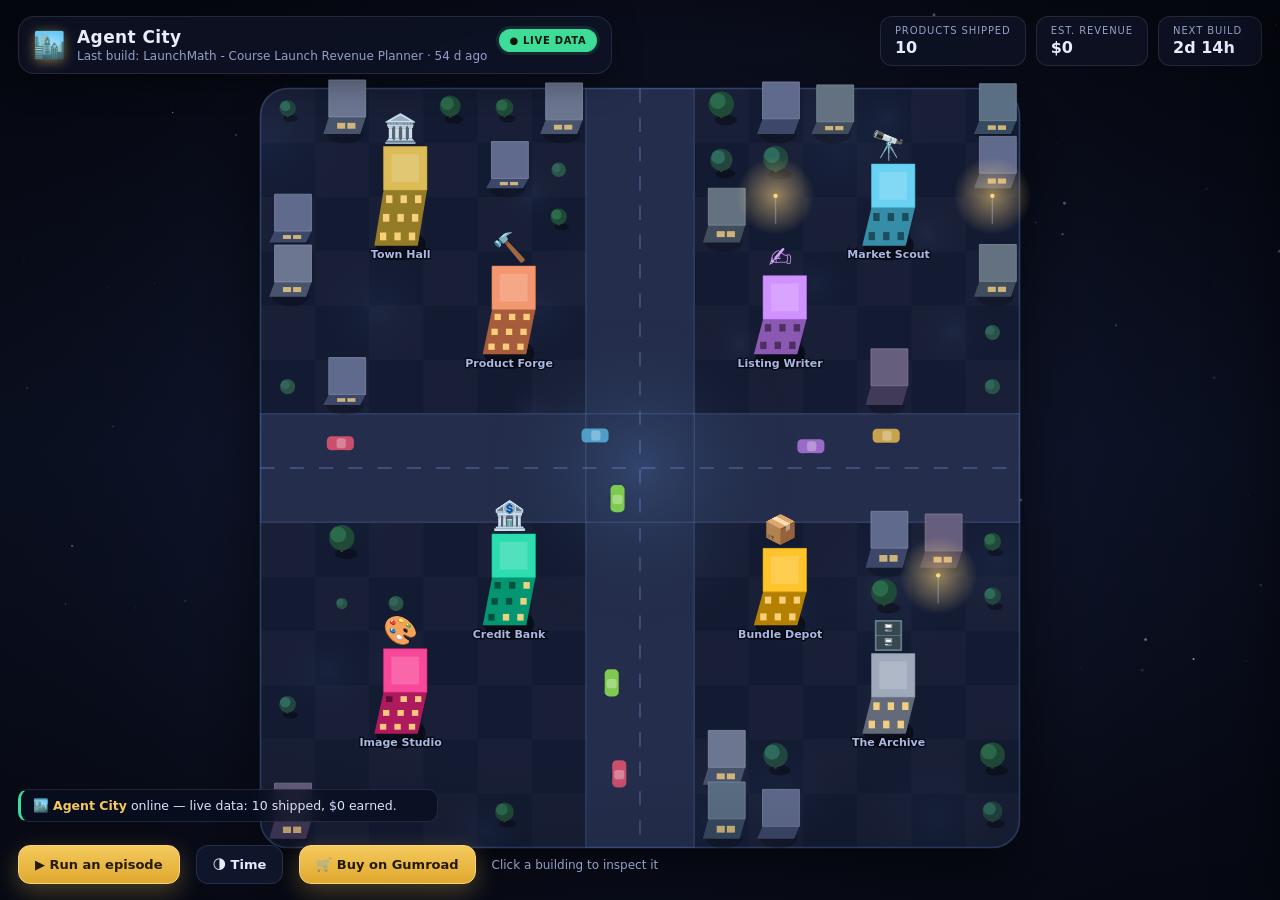
<file: city-ui/index.html>
<!doctype html>
<html lang="en">
<head>
<meta charset="utf-8" />
<meta name="viewport" content="width=device-width, initial-scale=1, viewport-fit=cover" />
<title>Agent City — Live</title>
<link rel="stylesheet" href="styles.css" />
</head>
<body>
<div id="app">
  <canvas id="city"></canvas>
  <div class="vignette" aria-hidden="true"></div>

  <header class="hud top">
    <div class="brand">
      <div class="brand-mark">🏙️</div>
      <div class="brand-text">
        <h1 id="city-name">Agent City</h1>
        <p id="tagline">Loading…</p>
      </div>
      <span class="badge off" id="live-badge">● Demo data</span>
    </div>

    <div class="stats">
      <div class="stat"><span class="k">Products shipped</span><span class="v" id="stat-shipped">0</span></div>
      <div class="stat"><span class="k">Est. revenue</span><span class="v" id="stat-revenue">$0</span></div>
      <div class="stat"><span class="k">Next build</span><span class="v" id="stat-next">—</span></div>
    </div>
  </header>

  <div class="log" id="log" aria-live="polite"></div>

  <footer class="hud bottom">
    <button id="run-week" class="btn primary">▶ Run an episode</button>
    <button id="toggle-time" class="btn">🌗 Time</button>
    <a id="store" class="btn primary" href="#" hidden target="_blank" rel="noopener">🛒 Store</a>
    <span class="hint" id="hint">Click a building to inspect it</span>
  </footer>

  <aside class="panel" id="panel" aria-hidden="true">
    <button class="panel-close" id="panel-close" aria-label="Close">✕</button>
    <div class="panel-icon" id="panel-icon">🏛️</div>
    <h2 id="panel-name">—</h2>
    <div class="panel-role" id="panel-role">—</div>
    <p class="panel-desc" id="panel-desc">—</p>
    <dl class="panel-meta">
      <div><dt>Does</dt><dd id="panel-last">—</dd></div>
      <div><dt>Toolbox</dt><dd id="panel-stat">—</dd></div>
    </dl>
  </aside>
</div>

<script src="city-data.js"></script>
<script src="state.js"></script>
<script src="app.js"></script>
</body>
</html>
</file>
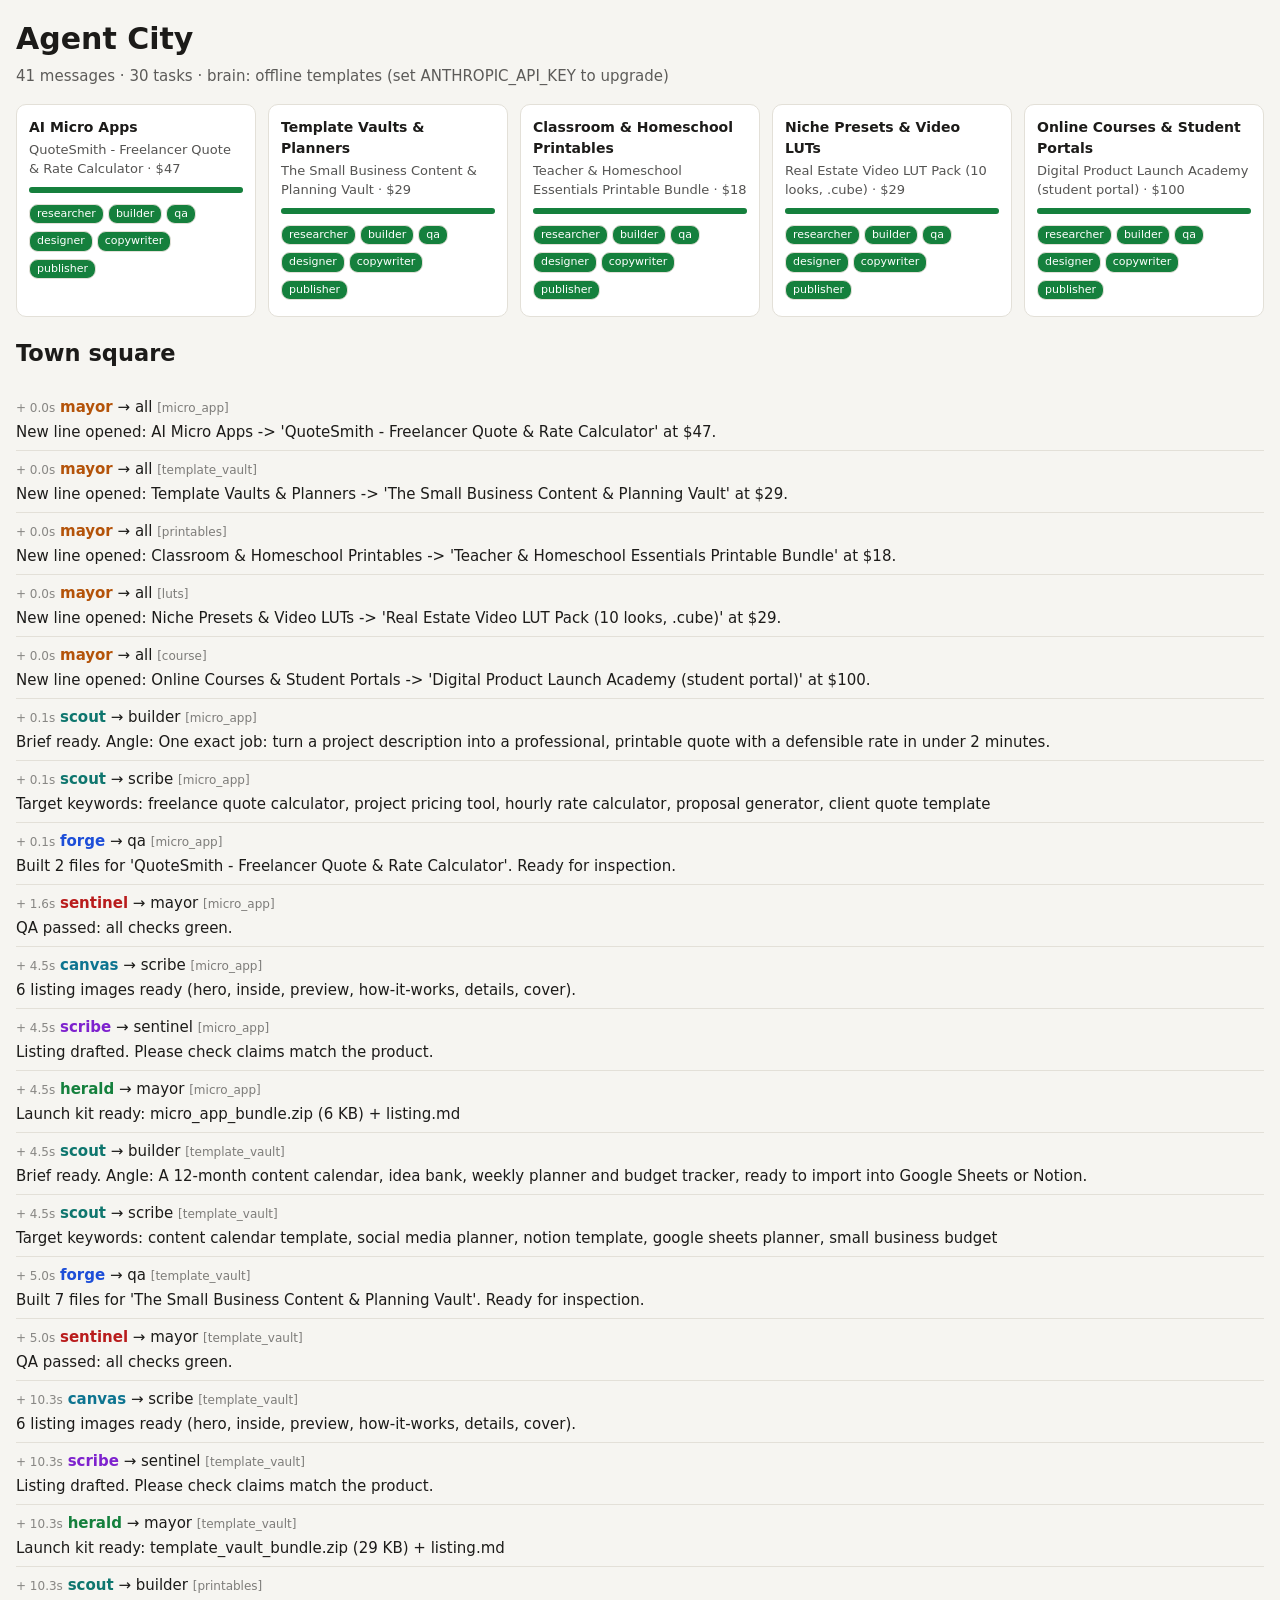
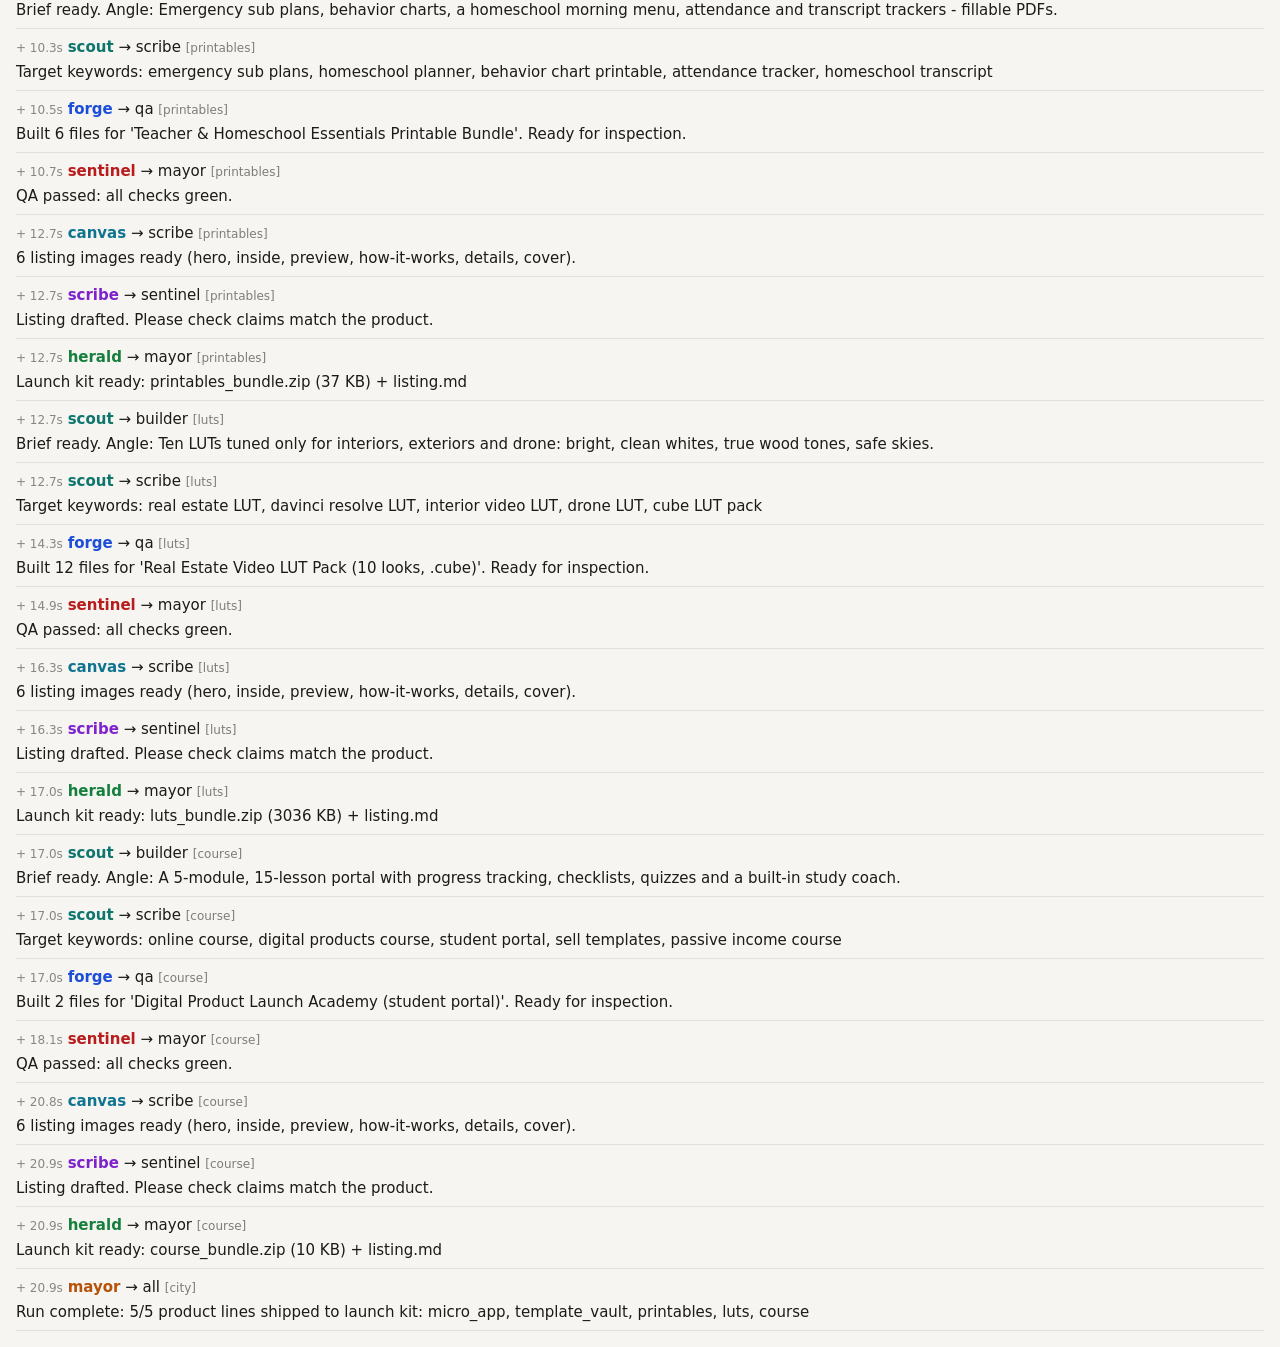
<file: out/dashboard.html>
<!doctype html><meta charset=utf-8><meta name=viewport content="width=device-width,initial-scale=1">
<title>Agent City</title><style>
:root{--bg:#f6f5f1;--fg:#1c1b19;--card:#fff;--line:#e3e0d8}
@media(prefers-color-scheme:dark){:root{--bg:#151513;--fg:#ece9e1;--card:#201f1c;--line:#34322d}}
body{margin:0;padding:16px;background:var(--bg);color:var(--fg);font:15px/1.5 system-ui,sans-serif}
h1{margin:0 0 4px}.sub{opacity:.7;margin-bottom:16px}
.grid{display:grid;grid-template-columns:repeat(auto-fit,minmax(230px,1fr));gap:12px;margin-bottom:20px}
.card{background:var(--card);border:1px solid var(--line);border-radius:10px;padding:12px}
.card h3{margin:0;font-size:14px}.n{font-size:13px;opacity:.75;margin:2px 0 8px}
.bar{height:6px;background:var(--line);border-radius:3px;margin-bottom:8px}.bar i{display:block;height:6px;background:#15803d;border-radius:3px}
.p{display:inline-block;font-size:11px;padding:1px 7px;border-radius:9px;margin:0 4px 4px 0;border:1px solid var(--line)}
.p.done{background:#15803d;color:#fff}.p.failed{background:#b91c1c;color:#fff}.p.superseded{opacity:.4}
.m{padding:7px 0;border-bottom:1px solid var(--line)}.m div{margin-top:2px}.t{opacity:.5;font-size:12px;font-variant-numeric:tabular-nums}.c{opacity:.55;font-size:12px}
</style><h1>Agent City</h1>
<div class=sub>41 messages &middot; 30 tasks &middot; brain: offline templates (set ANTHROPIC_API_KEY to upgrade)</div>
<div class=grid><div class="card"><h3>AI Micro Apps</h3><div class="n">QuoteSmith - Freelancer Quote &amp; Rate Calculator &middot; $47</div><div class="bar"><i style="width:100%"></i></div><span class="p done" title="Research niche + positioning">researcher</span><span class="p done" title="Build the product">builder</span><span class="p done" title="QA the product">qa</span><span class="p done" title="Design listing images">designer</span><span class="p done" title="Write store listing">copywriter</span><span class="p done" title="Package + launch kit">publisher</span></div><div class="card"><h3>Template Vaults &amp; Planners</h3><div class="n">The Small Business Content &amp; Planning Vault &middot; $29</div><div class="bar"><i style="width:100%"></i></div><span class="p done" title="Research niche + positioning">researcher</span><span class="p done" title="Build the product">builder</span><span class="p done" title="QA the product">qa</span><span class="p done" title="Design listing images">designer</span><span class="p done" title="Write store listing">copywriter</span><span class="p done" title="Package + launch kit">publisher</span></div><div class="card"><h3>Classroom &amp; Homeschool Printables</h3><div class="n">Teacher &amp; Homeschool Essentials Printable Bundle &middot; $18</div><div class="bar"><i style="width:100%"></i></div><span class="p done" title="Research niche + positioning">researcher</span><span class="p done" title="Build the product">builder</span><span class="p done" title="QA the product">qa</span><span class="p done" title="Design listing images">designer</span><span class="p done" title="Write store listing">copywriter</span><span class="p done" title="Package + launch kit">publisher</span></div><div class="card"><h3>Niche Presets &amp; Video LUTs</h3><div class="n">Real Estate Video LUT Pack (10 looks, .cube) &middot; $29</div><div class="bar"><i style="width:100%"></i></div><span class="p done" title="Research niche + positioning">researcher</span><span class="p done" title="Build the product">builder</span><span class="p done" title="QA the product">qa</span><span class="p done" title="Design listing images">designer</span><span class="p done" title="Write store listing">copywriter</span><span class="p done" title="Package + launch kit">publisher</span></div><div class="card"><h3>Online Courses &amp; Student Portals</h3><div class="n">Digital Product Launch Academy (student portal) &middot; $100</div><div class="bar"><i style="width:100%"></i></div><span class="p done" title="Research niche + positioning">researcher</span><span class="p done" title="Build the product">builder</span><span class="p done" title="QA the product">qa</span><span class="p done" title="Design listing images">designer</span><span class="p done" title="Write store listing">copywriter</span><span class="p done" title="Package + launch kit">publisher</span></div></div><h2>Town square</h2><div class="m"><span class="t">+  0.0s</span> <b style="color:#b45309">mayor</b> &rarr; all <span class="c">[micro_app]</span><div>New line opened: AI Micro Apps -&gt; &#x27;QuoteSmith - Freelancer Quote &amp; Rate Calculator&#x27; at $47.</div></div><div class="m"><span class="t">+  0.0s</span> <b style="color:#b45309">mayor</b> &rarr; all <span class="c">[template_vault]</span><div>New line opened: Template Vaults &amp; Planners -&gt; &#x27;The Small Business Content &amp; Planning Vault&#x27; at $29.</div></div><div class="m"><span class="t">+  0.0s</span> <b style="color:#b45309">mayor</b> &rarr; all <span class="c">[printables]</span><div>New line opened: Classroom &amp; Homeschool Printables -&gt; &#x27;Teacher &amp; Homeschool Essentials Printable Bundle&#x27; at $18.</div></div><div class="m"><span class="t">+  0.0s</span> <b style="color:#b45309">mayor</b> &rarr; all <span class="c">[luts]</span><div>New line opened: Niche Presets &amp; Video LUTs -&gt; &#x27;Real Estate Video LUT Pack (10 looks, .cube)&#x27; at $29.</div></div><div class="m"><span class="t">+  0.0s</span> <b style="color:#b45309">mayor</b> &rarr; all <span class="c">[course]</span><div>New line opened: Online Courses &amp; Student Portals -&gt; &#x27;Digital Product Launch Academy (student portal)&#x27; at $100.</div></div><div class="m"><span class="t">+  0.1s</span> <b style="color:#0f766e">scout</b> &rarr; builder <span class="c">[micro_app]</span><div>Brief ready. Angle: One exact job: turn a project description into a professional, printable quote with a defensible rate in under 2 minutes.</div></div><div class="m"><span class="t">+  0.1s</span> <b style="color:#0f766e">scout</b> &rarr; scribe <span class="c">[micro_app]</span><div>Target keywords: freelance quote calculator, project pricing tool, hourly rate calculator, proposal generator, client quote template</div></div><div class="m"><span class="t">+  0.1s</span> <b style="color:#1d4ed8">forge</b> &rarr; qa <span class="c">[micro_app]</span><div>Built 2 files for &#x27;QuoteSmith - Freelancer Quote &amp; Rate Calculator&#x27;. Ready for inspection.</div></div><div class="m"><span class="t">+  1.6s</span> <b style="color:#b91c1c">sentinel</b> &rarr; mayor <span class="c">[micro_app]</span><div>QA passed: all checks green.</div></div><div class="m"><span class="t">+  4.5s</span> <b style="color:#0e7490">canvas</b> &rarr; scribe <span class="c">[micro_app]</span><div>6 listing images ready (hero, inside, preview, how-it-works, details, cover).</div></div><div class="m"><span class="t">+  4.5s</span> <b style="color:#7e22ce">scribe</b> &rarr; sentinel <span class="c">[micro_app]</span><div>Listing drafted. Please check claims match the product.</div></div><div class="m"><span class="t">+  4.5s</span> <b style="color:#15803d">herald</b> &rarr; mayor <span class="c">[micro_app]</span><div>Launch kit ready: micro_app_bundle.zip (6 KB) + listing.md</div></div><div class="m"><span class="t">+  4.5s</span> <b style="color:#0f766e">scout</b> &rarr; builder <span class="c">[template_vault]</span><div>Brief ready. Angle: A 12-month content calendar, idea bank, weekly planner and budget tracker, ready to import into Google Sheets or Notion.</div></div><div class="m"><span class="t">+  4.5s</span> <b style="color:#0f766e">scout</b> &rarr; scribe <span class="c">[template_vault]</span><div>Target keywords: content calendar template, social media planner, notion template, google sheets planner, small business budget</div></div><div class="m"><span class="t">+  5.0s</span> <b style="color:#1d4ed8">forge</b> &rarr; qa <span class="c">[template_vault]</span><div>Built 7 files for &#x27;The Small Business Content &amp; Planning Vault&#x27;. Ready for inspection.</div></div><div class="m"><span class="t">+  5.0s</span> <b style="color:#b91c1c">sentinel</b> &rarr; mayor <span class="c">[template_vault]</span><div>QA passed: all checks green.</div></div><div class="m"><span class="t">+ 10.3s</span> <b style="color:#0e7490">canvas</b> &rarr; scribe <span class="c">[template_vault]</span><div>6 listing images ready (hero, inside, preview, how-it-works, details, cover).</div></div><div class="m"><span class="t">+ 10.3s</span> <b style="color:#7e22ce">scribe</b> &rarr; sentinel <span class="c">[template_vault]</span><div>Listing drafted. Please check claims match the product.</div></div><div class="m"><span class="t">+ 10.3s</span> <b style="color:#15803d">herald</b> &rarr; mayor <span class="c">[template_vault]</span><div>Launch kit ready: template_vault_bundle.zip (29 KB) + listing.md</div></div><div class="m"><span class="t">+ 10.3s</span> <b style="color:#0f766e">scout</b> &rarr; builder <span class="c">[printables]</span><div>Brief ready. Angle: Emergency sub plans, behavior charts, a homeschool morning menu, attendance and transcript trackers - fillable PDFs.</div></div><div class="m"><span class="t">+ 10.3s</span> <b style="color:#0f766e">scout</b> &rarr; scribe <span class="c">[printables]</span><div>Target keywords: emergency sub plans, homeschool planner, behavior chart printable, attendance tracker, homeschool transcript</div></div><div class="m"><span class="t">+ 10.5s</span> <b style="color:#1d4ed8">forge</b> &rarr; qa <span class="c">[printables]</span><div>Built 6 files for &#x27;Teacher &amp; Homeschool Essentials Printable Bundle&#x27;. Ready for inspection.</div></div><div class="m"><span class="t">+ 10.7s</span> <b style="color:#b91c1c">sentinel</b> &rarr; mayor <span class="c">[printables]</span><div>QA passed: all checks green.</div></div><div class="m"><span class="t">+ 12.7s</span> <b style="color:#0e7490">canvas</b> &rarr; scribe <span class="c">[printables]</span><div>6 listing images ready (hero, inside, preview, how-it-works, details, cover).</div></div><div class="m"><span class="t">+ 12.7s</span> <b style="color:#7e22ce">scribe</b> &rarr; sentinel <span class="c">[printables]</span><div>Listing drafted. Please check claims match the product.</div></div><div class="m"><span class="t">+ 12.7s</span> <b style="color:#15803d">herald</b> &rarr; mayor <span class="c">[printables]</span><div>Launch kit ready: printables_bundle.zip (37 KB) + listing.md</div></div><div class="m"><span class="t">+ 12.7s</span> <b style="color:#0f766e">scout</b> &rarr; builder <span class="c">[luts]</span><div>Brief ready. Angle: Ten LUTs tuned only for interiors, exteriors and drone: bright, clean whites, true wood tones, safe skies.</div></div><div class="m"><span class="t">+ 12.7s</span> <b style="color:#0f766e">scout</b> &rarr; scribe <span class="c">[luts]</span><div>Target keywords: real estate LUT, davinci resolve LUT, interior video LUT, drone LUT, cube LUT pack</div></div><div class="m"><span class="t">+ 14.3s</span> <b style="color:#1d4ed8">forge</b> &rarr; qa <span class="c">[luts]</span><div>Built 12 files for &#x27;Real Estate Video LUT Pack (10 looks, .cube)&#x27;. Ready for inspection.</div></div><div class="m"><span class="t">+ 14.9s</span> <b style="color:#b91c1c">sentinel</b> &rarr; mayor <span class="c">[luts]</span><div>QA passed: all checks green.</div></div><div class="m"><span class="t">+ 16.3s</span> <b style="color:#0e7490">canvas</b> &rarr; scribe <span class="c">[luts]</span><div>6 listing images ready (hero, inside, preview, how-it-works, details, cover).</div></div><div class="m"><span class="t">+ 16.3s</span> <b style="color:#7e22ce">scribe</b> &rarr; sentinel <span class="c">[luts]</span><div>Listing drafted. Please check claims match the product.</div></div><div class="m"><span class="t">+ 17.0s</span> <b style="color:#15803d">herald</b> &rarr; mayor <span class="c">[luts]</span><div>Launch kit ready: luts_bundle.zip (3036 KB) + listing.md</div></div><div class="m"><span class="t">+ 17.0s</span> <b style="color:#0f766e">scout</b> &rarr; builder <span class="c">[course]</span><div>Brief ready. Angle: A 5-module, 15-lesson portal with progress tracking, checklists, quizzes and a built-in study coach.</div></div><div class="m"><span class="t">+ 17.0s</span> <b style="color:#0f766e">scout</b> &rarr; scribe <span class="c">[course]</span><div>Target keywords: online course, digital products course, student portal, sell templates, passive income course</div></div><div class="m"><span class="t">+ 17.0s</span> <b style="color:#1d4ed8">forge</b> &rarr; qa <span class="c">[course]</span><div>Built 2 files for &#x27;Digital Product Launch Academy (student portal)&#x27;. Ready for inspection.</div></div><div class="m"><span class="t">+ 18.1s</span> <b style="color:#b91c1c">sentinel</b> &rarr; mayor <span class="c">[course]</span><div>QA passed: all checks green.</div></div><div class="m"><span class="t">+ 20.8s</span> <b style="color:#0e7490">canvas</b> &rarr; scribe <span class="c">[course]</span><div>6 listing images ready (hero, inside, preview, how-it-works, details, cover).</div></div><div class="m"><span class="t">+ 20.9s</span> <b style="color:#7e22ce">scribe</b> &rarr; sentinel <span class="c">[course]</span><div>Listing drafted. Please check claims match the product.</div></div><div class="m"><span class="t">+ 20.9s</span> <b style="color:#15803d">herald</b> &rarr; mayor <span class="c">[course]</span><div>Launch kit ready: course_bundle.zip (10 KB) + listing.md</div></div><div class="m"><span class="t">+ 20.9s</span> <b style="color:#b45309">mayor</b> &rarr; all <span class="c">[city]</span><div>Run complete: 5/5 product lines shipped to launch kit: micro_app, template_vault, printables, luts, course</div></div>
</file>
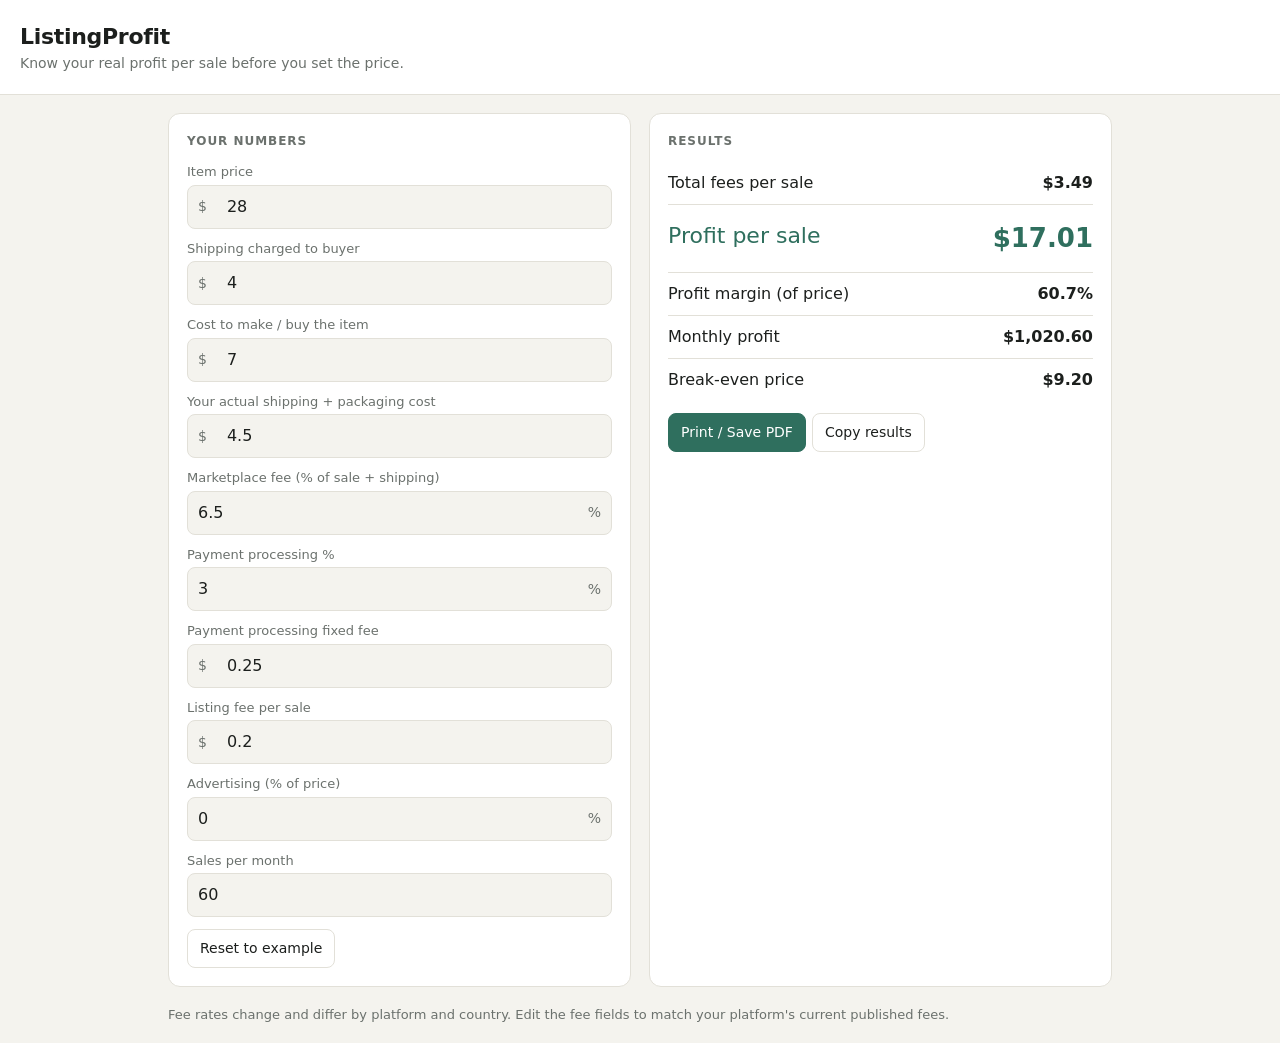
<file: out/calc_listingprofit/product/listingprofit.html>
<!doctype html><html lang="en"><head><meta charset="utf-8"><meta name="viewport" content="width=device-width,initial-scale=1">
<title>ListingProfit</title><style>
:root{--bg:#f4f3ee;--card:#fff;--fg:#1c1f1d;--mute:#6b716d;--line:#e2e0d8;--acc:#2f6f5e;--acc2:#e8f1ee}
@media(prefers-color-scheme:dark){:root{--bg:#141614;--card:#1d201e;--fg:#ecece6;--mute:#9aa09b;--line:#33372f;--acc:#5fb59d;--acc2:#1f2d29}}
*{box-sizing:border-box}body{margin:0;background:var(--bg);color:var(--fg);font:16px/1.5 system-ui,-apple-system,"Segoe UI",sans-serif}
header{padding:20px;border-bottom:1px solid var(--line);background:var(--card)}header b{font-size:22px;letter-spacing:-.3px}header div{color:var(--mute);font-size:14px}
main{max-width:980px;margin:0 auto;padding:18px;display:grid;grid-template-columns:1fr 1fr;gap:18px}@media(max-width:760px){main{grid-template-columns:1fr}}
.card{background:var(--card);border:1px solid var(--line);border-radius:12px;padding:18px}h2{font-size:12px;text-transform:uppercase;letter-spacing:.08em;color:var(--mute);margin:0 0 12px}
label{display:block;font-size:13px;color:var(--mute);margin:10px 0 3px}.f{display:flex;align-items:center;border:1px solid var(--line);border-radius:8px;background:var(--bg);overflow:hidden}
.f span{padding:0 10px;color:var(--mute);font-size:14px}.f input{flex:1;min-width:0;border:0;background:transparent;color:var(--fg);font:inherit;padding:9px 10px;outline:0}.f:focus-within{border-color:var(--acc)}
.o{display:flex;justify-content:space-between;gap:12px;padding:9px 0;border-bottom:1px solid var(--line)}.o:last-child{border:0}.o b{font-variant-numeric:tabular-nums}
.o.big{font-size:22px;padding:14px 0;color:var(--acc)}.o.big b{font-size:26px}.neg{color:#b91c1c}
button{font:inherit;font-size:14px;padding:8px 12px;border:1px solid var(--line);border-radius:8px;background:var(--card);color:var(--fg);cursor:pointer;margin:12px 6px 0 0}button.pri{background:var(--acc);color:#fff;border-color:var(--acc)}
.note{grid-column:1/-1;font-size:13px;color:var(--mute)}
@media print{header div,button{display:none}body{background:#fff}}
</style></head><body><header><b>ListingProfit</b><div>Know your real profit per sale before you set the price.</div></header>
<main><section class="card"><h2>Your numbers</h2><div id="in"></div><button onclick="resetAll()">Reset to example</button></section>
<section class="card"><h2>Results</h2><div id="out"></div><button class="pri" onclick="window.print()">Print / Save PDF</button><button onclick="copyRes()">Copy results</button></section>
<div class="note">Fee rates change and differ by platform and country. Edit the fee fields to match your platform's current published fees.</div></main>
<script>
const SPEC={"title": "ListingProfit", "tagline": "Know your real profit per sale before you set the price.", "notes": "Fee rates change and differ by platform and country. Edit the fee fields to match your platform's current published fees.", "inputs": [{"id": "price", "label": "Item price", "value": 28, "prefix": "$", "step": 0.01}, {"id": "ship_in", "label": "Shipping charged to buyer", "value": 4, "prefix": "$", "step": 0.01}, {"id": "cogs", "label": "Cost to make / buy the item", "value": 7, "prefix": "$", "step": 0.01}, {"id": "ship_out", "label": "Your actual shipping + packaging cost", "value": 4.5, "prefix": "$", "step": 0.01}, {"id": "fee_pct", "label": "Marketplace fee (% of sale + shipping)", "value": 6.5, "suffix": "%", "step": 0.1}, {"id": "pay_pct", "label": "Payment processing %", "value": 3, "suffix": "%", "step": 0.1}, {"id": "pay_fixed", "label": "Payment processing fixed fee", "value": 0.25, "prefix": "$", "step": 0.01}, {"id": "list_fee", "label": "Listing fee per sale", "value": 0.2, "prefix": "$", "step": 0.01}, {"id": "ad_pct", "label": "Advertising (% of price)", "value": 0, "suffix": "%", "step": 0.1}, {"id": "units", "label": "Sales per month", "value": 60, "step": 1}], "vars": [{"id": "revenue", "expr": "price + ship_in"}, {"id": "f", "expr": "(fee_pct + pay_pct) / 100"}, {"id": "fees", "expr": "revenue * f + pay_fixed + list_fee"}, {"id": "ads", "expr": "price * ad_pct / 100"}, {"id": "profit", "expr": "revenue - fees - ads - cogs - ship_out"}], "outputs": [{"label": "Total fees per sale", "expr": "fees", "fmt": "money"}, {"label": "Profit per sale", "expr": "profit", "fmt": "money", "big": true}, {"label": "Profit margin (of price)", "expr": "price > 0 ? profit / price * 100 : 0", "fmt": "pct"}, {"label": "Monthly profit", "expr": "profit * units", "fmt": "money"}, {"label": "Break-even price", "expr": "(cogs + ship_out + pay_fixed + list_fee - ship_in * (1 - f)) / (1 - f - ad_pct / 100)", "fmt": "money"}]};const $=id=>document.getElementById(id);
const store={g(){try{return JSON.parse(localStorage.getItem('calc_'+SPEC.title)||'null')}catch(e){return null}},s(v){try{localStorage.setItem('calc_'+SPEC.title,JSON.stringify(v))}catch(e){}}};
let vals={};SPEC.inputs.forEach(i=>vals[i.id]=i.value);Object.assign(vals,store.g()||{});
const names=SPEC.inputs.map(i=>i.id);
function evalAll(){const env={...vals};const res=[];SPEC.inputs.forEach(i=>env[i.id]=+env[i.id]||0);
 (SPEC.vars||[]).forEach(v=>{try{env[v.id]=Function('Math',...Object.keys(env),'return ('+v.expr+')')(Math,...Object.values(env))}catch(e){env[v.id]=0}});
 SPEC.outputs.forEach(o=>{let x;try{x=Function('Math',...Object.keys(env),'return ('+o.expr+')')(Math,...Object.values(env))}catch(e){x=0}res.push(Number.isFinite(x)?(Math.abs(x)<0.005?0:x):0)});return res}
function fmt(x,f){const n=(d)=>x.toLocaleString(undefined,{minimumFractionDigits:d,maximumFractionDigits:d});
 return f=='money'?(x<0?'-$'+n(2).replace('-',''):'$'+n(2)):f=='pct'?n(1)+'%':f=='int'?n(0):n(2)}
function drawIn(){$('in').innerHTML=SPEC.inputs.map(i=>`<label for="${i.id}">${i.label}</label><div class=f>${i.prefix?`<span>${i.prefix}</span>`:''}<input id="${i.id}" type=number step="${i.step||'any'}" value="${vals[i.id]}" oninput="vals['${i.id}']=this.value;store.s(vals);calc()">${i.suffix?`<span>${i.suffix}</span>`:''}</div>`).join('')}
function calc(){const r=evalAll();$('out').innerHTML=SPEC.outputs.map((o,k)=>`<div class="o ${o.big?'big':''}"><span>${o.label}</span><b class="${r[k]<0?'neg':''}">${fmt(r[k],o.fmt)}</b></div>`).join('')}
function resetAll(){SPEC.inputs.forEach(i=>vals[i.id]=i.value);store.s(vals);drawIn();calc()}
function copyRes(){const r=evalAll();const t=SPEC.title+'\n'+SPEC.inputs.map(i=>i.label+': '+vals[i.id]).join('\n')+'\n\n'+SPEC.outputs.map((o,k)=>o.label+': '+fmt(r[k],o.fmt)).join('\n');
 (navigator.clipboard?navigator.clipboard.writeText(t):Promise.reject()).then(()=>alert('Copied')).catch(()=>prompt('Copy:',t))}
drawIn();calc();
</script></body></html>
</file>
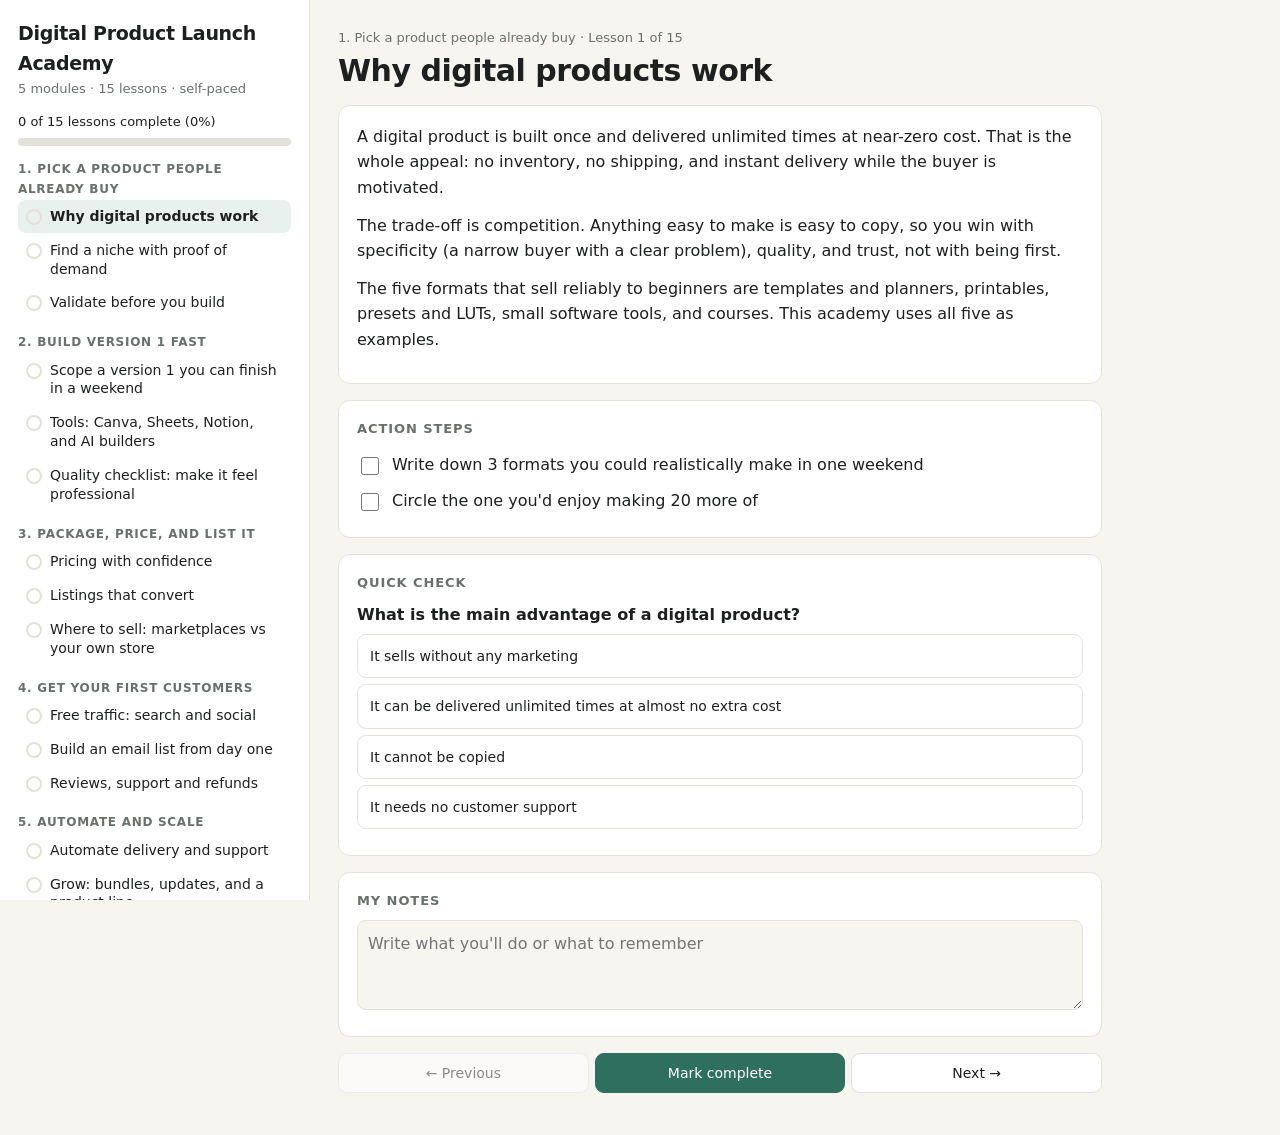
<file: out/course/product/academy.html>
<!doctype html><html lang="en"><head><meta charset="utf-8"><meta name="viewport" content="width=device-width,initial-scale=1">
<title>Digital Product Launch Academy</title><style>
:root{--bg:#f6f5f0;--card:#fff;--fg:#1d201e;--mute:#6a706c;--line:#e3e1d9;--acc:#2f6f5e;--acc2:#e8f1ee;--ok:#15803d;--bad:#b91c1c}
@media(prefers-color-scheme:dark){:root{--bg:#131513;--card:#1c1f1d;--fg:#ecece6;--mute:#9aa09b;--line:#31352f;--acc:#5fb59d;--acc2:#1e2c28;--ok:#4ade80;--bad:#f87171}}
*{box-sizing:border-box}body{margin:0;background:var(--bg);color:var(--fg);font:16px/1.6 system-ui,-apple-system,"Segoe UI",sans-serif}
.app{display:grid;grid-template-columns:310px 1fr;min-height:100vh}@media(max-width:820px){.app{grid-template-columns:1fr}.side{position:static!important;height:auto!important}}
.side{background:var(--card);border-right:1px solid var(--line);padding:18px;position:sticky;top:0;height:100vh;overflow:auto}
.brand{font-weight:800;font-size:19px;letter-spacing:-.3px}.sub{color:var(--mute);font-size:13px;margin-bottom:12px}
.bar{height:8px;background:var(--line);border-radius:6px;overflow:hidden;margin:6px 0 2px}.bar i{display:block;height:100%;background:var(--acc);transition:width .3s}
.mod{margin-top:14px;font-size:12px;text-transform:uppercase;letter-spacing:.06em;color:var(--mute);font-weight:700}
.les{display:flex;gap:8px;align-items:flex-start;padding:7px 8px;border-radius:8px;cursor:pointer;font-size:14px;line-height:1.35;margin:1px 0}.les:hover{background:var(--acc2)}.les.cur{background:var(--acc2);font-weight:650}
.dot{flex:none;width:16px;height:16px;border:2px solid var(--line);border-radius:50%;margin-top:2px}.les.done .dot{background:var(--ok);border-color:var(--ok)}
.nav2{display:flex;gap:6px;margin:14px 0}.nav2 button{flex:1}
button{font:inherit;font-size:14px;padding:8px 12px;border:1px solid var(--line);border-radius:9px;background:var(--card);color:var(--fg);cursor:pointer}button.pri{background:var(--acc);border-color:var(--acc);color:#fff}button:disabled{opacity:.5;cursor:default}
main{padding:28px;max-width:820px;width:100%}.crumb{color:var(--mute);font-size:13px}h1{margin:4px 0 14px;font-size:30px;line-height:1.2;letter-spacing:-.5px}
.card{background:var(--card);border:1px solid var(--line);border-radius:12px;padding:18px;margin:16px 0}.card h3{margin:0 0 8px;font-size:13px;text-transform:uppercase;letter-spacing:.07em;color:var(--mute)}
.body p{margin:0 0 12px}.chk{display:flex;gap:10px;align-items:flex-start;padding:5px 0}.chk input{margin-top:5px;width:18px;height:18px;accent-color:var(--acc)}
.opt{display:block;width:100%;text-align:left;margin:6px 0;padding:10px 12px}.opt.right{border-color:var(--ok);background:color-mix(in srgb,var(--ok) 14%,var(--card))}.opt.wrong{border-color:var(--bad);background:color-mix(in srgb,var(--bad) 12%,var(--card))}
textarea{width:100%;min-height:90px;font:inherit;padding:10px;border:1px solid var(--line);border-radius:9px;background:var(--bg);color:var(--fg)}
.fb{margin-top:8px;font-size:14px}.ok{color:var(--ok)}.bad{color:var(--bad)}.hide{display:none}
.flash{perspective:900px;height:170px;cursor:pointer}.flash div{height:100%;display:flex;align-items:center;justify-content:center;text-align:center;padding:20px;border:1px solid var(--line);border-radius:12px;background:var(--acc2);font-size:18px}
.cert{border:6px double var(--acc);padding:50px 30px;text-align:center;background:var(--card);margin:20px 0}.cert h2{font-size:34px;margin:6px 0}.cert .n{font-size:26px;border-bottom:1px solid var(--fg);display:inline-block;min-width:300px;padding:4px 16px}
@media print{.side,.nav2,.noprint{display:none!important}.app{display:block}main{padding:0;max-width:none}body{background:#fff;color:#000}}
</style></head><body><div class="app"><aside class="side"><div class="brand">Digital Product Launch Academy</div><div class="sub">5 modules &middot; 15 lessons &middot; self-paced</div>
<div id="pct" style="font-size:13px"></div><div class="bar"><i id="pbar" style="width:0"></i></div><div id="nav"></div>
<div class="mod">Tools</div><div class="les" onclick="show('coach')"><span class="dot"></span>Study coach (flashcards)</div><div class="les" onclick="show('cert')"><span class="dot"></span>Completion certificate</div>
<div style="margin-top:16px"><button onclick="resetAll()" class="noprint" style="font-size:12px">Reset progress</button></div></aside><main id="main"></main></div>
<script>
const DATA=[{"title": "1. Pick a product people already buy", "lessons": [{"t": "Why digital products work", "b": "A digital product is built once and delivered unlimited times at near-zero cost. That is the whole appeal: no inventory, no shipping, and instant delivery while the buyer is motivated.\n\nThe trade-off is competition. Anything easy to make is easy to copy, so you win with specificity (a narrow buyer with a clear problem), quality, and trust, not with being first.\n\nThe five formats that sell reliably to beginners are templates and planners, printables, presets and LUTs, small software tools, and courses. This academy uses all five as examples.", "do": ["Write down 3 formats you could realistically make in one weekend", "Circle the one you'd enjoy making 20 more of"], "q": {"q": "What is the main advantage of a digital product?", "o": ["It sells without any marketing", "It can be delivered unlimited times at almost no extra cost", "It cannot be copied", "It needs no customer support"], "a": 1, "why": "Marginal cost per sale is close to zero. Marketing, copying risk and support still exist."}}, {"t": "Find a niche with proof of demand", "b": "Start from buyers, not from your ideas. Open Etsy, Gumroad, Creative Market, or Amazon and search your topic. Look for listings with many reviews or sales: that is demand you can see.\n\nThen narrow. 'Planner' is crowded; 'homeschool high school transcript for Texas families' is a specific job. Narrow beats broad because search results favor exact matches and buyers trust specialists.\n\nA healthy niche has: several sellers making sales, products you could clearly improve, and a buyer you can describe in one sentence.", "do": ["Find 5 best-selling listings in your topic and note price, reviews, and what buyers complain about", "Write your buyer in one sentence: 'Someone who ___ and needs ___ today'"], "q": {"q": "Which is the stronger niche?", "o": ["Planners", "Templates", "Emergency sub plans for elementary teachers", "Digital downloads"], "a": 2, "why": "A specific buyer and a specific job beats a broad category."}}, {"t": "Validate before you build", "b": "Validation means getting evidence somebody will pay before you invest weeks. Cheap methods: show a mockup or sample page to five people in your target group and ask what they'd change; post a preview in a relevant community (following its rules); or list a simple first version and see whether anyone views and buys it.\n\nSignals that matter: people ask where to buy it, compare it to something they already pay for, or describe the exact pain you solve. Compliments do not count; money, pre-orders and email sign-ups do.", "do": ["Show a rough sample to 5 people and write down their exact words", "Decide your go/no-go rule, e.g. '3 of 5 say they would pay $X'"], "q": {"q": "Which is the strongest validation signal?", "o": ["Friends say it's a great idea", "A stranger pre-orders or joins a waitlist", "You feel confident", "A competitor exists"], "a": 1, "why": "Actions involving money or contact details are far stronger than opinions."}}]}, {"title": "2. Build version 1 fast", "lessons": [{"t": "Scope a version 1 you can finish in a weekend", "b": "Version 1 should solve one problem completely, not many problems partly. Write the buyer's outcome in one sentence, then list only what's required to deliver it.\n\nUse the 'must / should / later' sort. Must: without it the product fails. Should: nice, if time allows. Later: goes into version 2 and becomes your update announcement.\n\nBundle size is a pricing choice, not a quality signal. A 5-file set that is polished beats a 50-file set that is sloppy.", "do": ["List every feature, then sort into must / should / later", "Set a stop time: version 1 ships this weekend"], "q": {"q": "What belongs in version 1?", "o": ["Everything you can think of", "Only what's needed to deliver the core outcome", "Whatever competitors have", "Just the cover image"], "a": 1, "why": "Ship the smallest complete solution, then improve."}}, {"t": "Tools: Canva, Sheets, Notion, and AI builders", "b": "Choose the tool your buyer already uses. Templates live where buyers work: Google Sheets and Notion for planners, Canva for social kits, PDF for printables, and Resolve/Premiere/Lightroom formats for presets.\n\nAI can speed up drafting copy, generating checklists, producing code for small tools and building lesson outlines. Always review the result: check facts, test every formula and link, and rewrite anything generic. Buyers can tell when something was not checked.\n\nCheck each tool's license terms before selling anything made with it, especially fonts, stock images, and template-sharing rules.", "do": ["Pick the tool your buyer uses", "List every font, image and asset in your product and confirm its license allows resale in a product"], "q": {"q": "What must you do with AI-generated content before selling it?", "o": ["Nothing, AI is always right", "Review, test and edit it", "Hide that you used it", "Translate it"], "a": 1, "why": "You are responsible for accuracy and quality. Test formulas, links and claims."}}, {"t": "Quality checklist: make it feel professional", "b": "Professional is mostly consistency. Use one font pair, 3-4 colors, equal margins and the same naming scheme on every file. Name files so a stranger understands them: 'Weekly_Planner_Letter.pdf', not 'final_v3_new'.\n\nTest like a buyer: open it on a phone, on a different computer, and print it. Include a short README that answers: what's inside, how to open it, how to get help.\n\nAsk one person who has never seen it to use it without your help. Every place they hesitate is a fix.", "do": ["Run the 3-device test: phone, laptop, printer (if relevant)", "Write a 6-line README: what, how to open, how to get help"], "q": {"q": "Why include a README?", "o": ["It's required by law", "It answers setup questions before they become support emails", "It increases file size", "It replaces the product"], "a": 1, "why": "Clear instructions reduce support and refunds."}}]}, {"title": "3. Package, price, and list it", "lessons": [{"t": "Pricing with confidence", "b": "Price against the value of the problem solved, not the time you spent. A $5 printable replaces a few minutes of effort. A $47 tool that prevents underquoting a project can pay for itself the first time it's used.\n\nCommon ranges: individual printables $3-$12, bundles $15-$40, template vaults $15-$100, LUT and preset packs $19-$59, small software tools $47-$77, courses $100+.\n\nTest prices. Launch at a fair introductory price, watch conversion, and raise it as reviews accumulate. Avoid permanent big discounts; they teach buyers to wait.", "do": ["Write the 'before' cost of your buyer's problem (time or money)", "Choose a launch price and a planned price after 10 reviews"], "q": {"q": "What should price be anchored to?", "o": ["Hours you spent", "Value of the problem solved to the buyer", "The lowest competitor", "Your costs only"], "a": 1, "why": "Buyers pay for outcomes."}}, {"t": "Listings that convert", "b": "A listing has four jobs: be found, be understood in five seconds, build trust, and remove risk.\n\nTitle: lead with the exact thing people search, then the format. Images: first image states the product and benefit in plain words; later images show contents, a sample page, and how it's used. Description: who it's for, what's included (a bullet list), file formats, how to open, license.\n\nBe honest. State what it is not. Accurate listings get fewer refunds and better reviews.", "do": ["Write a title with your main keyword in the first 40 characters", "Make 5 images: hero, what's inside, sample, how to use, license"], "q": {"q": "What should the first listing image do?", "o": ["Look artistic only", "State clearly what the product is and its benefit", "Show your face", "Hide the contents"], "a": 1, "why": "Shoppers decide in seconds; clarity wins."}}, {"t": "Where to sell: marketplaces vs your own store", "b": "Marketplaces such as Etsy and Creative Market bring built-in search traffic but take fees and own the customer relationship. Platforms such as Gumroad, Lemon Squeezy and Payhip let you sell from your own link with simple fees, but you bring the traffic.\n\nA common path: start on a marketplace to learn what sells, collect email addresses where rules allow, then add your own store for repeat customers.\n\nFees, payout rules and policies change. Read the current seller terms before you commit, and check tax obligations in your country or state.", "do": ["Compare fees and payout rules on two platforms from their current pages", "Decide: marketplace first, own store first, or both"], "q": {"q": "A main advantage of marketplaces for beginners?", "o": ["No fees", "Built-in search traffic", "You own all customer data", "No rules"], "a": 1, "why": "Existing shoppers find you through search; fees apply."}}]}, {"title": "4. Get your first customers", "lessons": [{"t": "Free traffic: search and social", "b": "Traffic comes from three places: search (people looking for your solution), social (people who discover you), and referrals (people told by others).\n\nFor search, use your buyer's words in titles, tags and descriptions. For social, pick one platform where your buyer already spends time and show the product being used: a screen recording, a before/after, a quick tip. Teach something real in each post and attach the product as the next step.\n\nConsistency beats intensity. Three useful posts a week for ten weeks outperform thirty posts in one weekend.", "do": ["Choose ONE platform and schedule 3 posts this week", "Write 10 search phrases your buyer would type"], "q": {"q": "What is the best social-media approach for a beginner seller?", "o": ["Post everywhere once", "One platform, consistent useful posts that show the product in use", "Only post ads", "Wait until perfect"], "a": 1, "why": "Focus and consistency compound."}}, {"t": "Build an email list from day one", "b": "Email is the one audience you own. Offer a small free sample that solves a mini-problem (one printable, a sample LUT, a starter template) in exchange for an email address, with clear consent.\n\nThen send a short welcome sequence: deliver the freebie, share a useful tip, show the main product with a clear link. Follow your country's rules on consent and unsubscribe links.\n\nSend regularly and keep it useful. Most buyers need several touches before they purchase.", "do": ["Create one free sample from your product", "Draft a 3-email welcome sequence"], "q": {"q": "Why build an email list?", "o": ["Platforms can change rules; email is an audience you own", "It's required to sell", "Email is faster than search", "It replaces your product"], "a": 0, "why": "Algorithms and policies change; your list is yours."}}, {"t": "Reviews, support and refunds", "b": "Early reviews are the strongest trust signal you have. After purchase, thank the buyer and ask for honest feedback. Never buy reviews or offer payment for positive ones; platforms forbid it and buyers notice.\n\nRespond to every question quickly and kindly. Most problems are 'I can't open it' and the README solves them.\n\nTreat refunds as research. If three buyers say the same thing, it's a product or listing problem and fixing it improves everything after.", "do": ["Write a post-purchase message asking for an honest review", "Write 3 saved replies for the most likely questions"], "q": {"q": "How should you handle repeated refund reasons?", "o": ["Ignore them", "Fix the product or listing", "Delete the reviews", "Raise the price"], "a": 1, "why": "Repeated reasons are free product research."}}]}, {"title": "5. Automate and scale", "lessons": [{"t": "Automate delivery and support", "b": "Good platforms deliver files automatically. Your job is to make everything around that automatic too: saved replies, an FAQ page, a welcome email that links to the download and the README, and a simple process for updates.\n\nAutomate repetitive tasks (scheduling posts, backing up files, exporting sales data) but keep a human touch where trust matters: personal answers to pre-sale questions and thoughtful responses to complaints.\n\nDocument your process once so you, or a helper, can repeat it.", "do": ["List every task you do per sale, then mark which can be automated", "Write a one-page checklist for launching a new product"], "q": {"q": "What should stay human?", "o": ["Delivery of files", "Pre-sale questions and complaint replies", "Backups", "Scheduling"], "a": 1, "why": "Trust-heavy moments benefit from a real person."}}, {"t": "Grow: bundles, updates, and a product line", "b": "Your best next product is usually a neighbor of your first: the same buyer with the next problem. Bundle related products for a higher cart value, and release free updates to show the product is alive.\n\nLook at your data: which listings get views but no sales (fix the listing), which get sales from a specific keyword (make more like it), which products are bought together (bundle).\n\nStay specific. A tight catalog for one audience beats a random one.", "do": ["Choose your next 3 products for the same buyer", "Plan one bundle that combines two of your products"], "q": {"q": "Views but no sales usually means?", "o": ["The product is bad", "The listing or price needs work", "No demand", "Too many tags"], "a": 1, "why": "People are interested; the listing or price isn't convincing."}}, {"t": "Legal basics and your 30-day plan", "b": "Keep it simple and legitimate: only sell what you made or have the rights to sell; follow license terms of fonts, images and tools; be honest about what the product is; track your income and set money aside for taxes.\n\nThis is general education, not legal or tax advice. Rules differ by country and state, so check official sources or ask a professional about business registration, sales tax or VAT, and licensing.\n\nYour 30-day plan: Week 1 choose and validate. Week 2 build version 1. Week 3 list and launch. Week 4 promote, collect feedback, ship the first update.", "do": ["Set up a simple income and expense tracker", "Put your 4-week plan on a calendar with dates"], "q": {"q": "This academy's legal guidance is...", "o": ["A substitute for a lawyer", "General education; check official sources for your location", "Only for the US", "Not important"], "a": 1, "why": "Rules vary, so verify locally."}}]}],GLOSS=[["Niche", "A specific group of buyers with a specific problem."], ["Validation", "Evidence that people will pay, before you build."], ["Version 1 (V1)", "The smallest complete product that solves the core problem."], ["Conversion rate", "Visitors who buy divided by visitors."], ["LUT", "Look-up table: a file that maps input colors to graded output colors."], ["Bundle", "Several related products sold together."], ["Lead magnet", "A free sample offered in exchange for an email address."], ["README", "A short instructions file included with a product."]];
const lessons=[];DATA.forEach((m,mi)=>m.lessons.forEach((l,li)=>lessons.push({...l,mi,li,mt:m.title,id:mi+'.'+li})));
let S={done:{},checks:{},notes:{},quiz:{},name:'',cur:0,cards:{}};
const mem={};const store={get(){try{return localStorage.getItem('dpla')}catch(e){return mem.v}},set(v){try{localStorage.setItem('dpla',v)}catch(e){mem.v=v}}};
try{const r=store.get();if(r)S=Object.assign(S,JSON.parse(r))}catch(e){}
const save=()=>store.set(JSON.stringify(S));const $=id=>document.getElementById(id);
const esc=s=>String(s).replace(/&/g,'&amp;').replace(/</g,'&lt;').replace(/"/g,'&quot;');
function nav(){let h='',last=-1;lessons.forEach((l,i)=>{if(l.mi!=last){h+=`<div class=mod>${esc(l.mt)}</div>`;last=l.mi}
 h+=`<div class="les ${S.done[l.id]?'done':''} ${S.cur==i&&view=='lesson'?'cur':''}" onclick="go(${i})"><span class=dot></span><span>${esc(l.t)}</span></div>`});$('nav').innerHTML=h;
 const n=Object.keys(S.done).length;$('pct').textContent=`${n} of ${lessons.length} lessons complete (${Math.round(100*n/lessons.length)}%)`;$('pbar').style.width=100*n/lessons.length+'%'}
let view='lesson';function go(i){S.cur=i;view='lesson';save();render();scrollTo(0,0)}function show(v){view=v;render();scrollTo(0,0)}
function render(){nav();if(view=='coach')return coach();if(view=='cert')return cert();const l=lessons[S.cur],i=S.cur;const q=l.q,qa=S.quiz[l.id];
 $('main').innerHTML=`<div class=crumb>${esc(l.mt)} &middot; Lesson ${i+1} of ${lessons.length}</div><h1>${esc(l.t)}</h1>
 <div class="card body">${l.b.split('\n\n').map(p=>`<p>${esc(p)}</p>`).join('')}</div>
 <div class=card><h3>Action steps</h3>${l.do.map((d,k)=>`<label class=chk><input type=checkbox ${(S.checks[l.id+'.'+k])?'checked':''} onchange="chk('${l.id}.${k}',this.checked)"><span>${esc(d)}</span></label>`).join('')}</div>
 <div class=card><h3>Quick check</h3><div><b>${esc(q.q)}</b></div>${q.o.map((o,k)=>`<button class="opt ${qa!=null?(k==q.a?'right':(k==qa?'wrong':'')):''}" onclick="ans(${k})" ${qa!=null?'disabled':''}>${esc(o)}</button>`).join('')}
 <div class=fb>${qa!=null?(qa==q.a?'<span class=ok>Correct.</span> ':'<span class=bad>Not quite.</span> ')+esc(q.why):''}</div></div>
 <div class=card><h3>My notes</h3><textarea placeholder="Write what you'll do or what to remember" oninput="S.notes['${l.id}']=this.value;save()">${esc(S.notes[l.id]||'')}</textarea></div>
 <div class=nav2><button ${i==0?'disabled':''} onclick="go(${i-1})">&larr; Previous</button><button class=pri onclick="complete()">${S.done[l.id]?'Completed &#10003;':'Mark complete'}</button><button ${i==lessons.length-1?'disabled':''} onclick="go(${i+1})">Next &rarr;</button></div>`}
function chk(k,v){S.checks[k]=v;save()}function ans(k){S.quiz[lessons[S.cur].id]=k;save();render()}
function complete(){const l=lessons[S.cur];S.done[l.id]=!S.done[l.id];save();if(S.done[l.id]&&S.cur<lessons.length-1){go(S.cur+1)}else render()}
let ci=0,flip=false;function cards(){return lessons.map(l=>({q:l.q.q,a:l.q.o[l.q.a]+' - '+l.q.why})).concat(GLOSS.map(g=>({q:'Define: '+g[0],a:g[1]})))}
function coach(){const c=cards(),x=c[ci%c.length];$('main').innerHTML=`<div class=crumb>Study coach</div><h1>Flashcards</h1><p>Tap the card to flip. Rate how well you knew it: cards you miss come back more often.</p>
 <div class=flash onclick="flip=!flip;coach()"><div>${esc(flip?x.a:x.q)}</div></div>
 <div class=nav2><button onclick="rate(0)">Missed it</button><button onclick="rate(1)">Got it</button></div><p class=crumb>Card ${ci%c.length+1} of ${c.length} &middot; ${Object.values(S.cards).filter(v=>v>0).length} mastered</p>`}
function rate(ok){const c=cards();const idx=ci%c.length;S.cards[idx]=(S.cards[idx]||0)+(ok?1:-1);save();flip=false;
 let n=idx,t=0;do{n=(n+1)%c.length;t++}while(t<c.length&&(S.cards[n]||0)>1&&Math.random()<0.7);ci=n;coach()}
function cert(){const done=Object.keys(S.done).length==lessons.length;$('main').innerHTML=`<div class=crumb>Completion certificate</div><h1>Certificate</h1>
 ${done?`<label class=noprint>Your name <input id=nm value="${esc(S.name)}" oninput="S.name=this.value;save();document.getElementById('cn').textContent=this.value||'Your Name'" style="font:inherit;padding:8px;border:1px solid var(--line);border-radius:8px;background:var(--bg);color:var(--fg)"></label>
 <div class=cert><div>Certificate of Completion</div><h2>Digital Product Launch Academy</h2><p>This certifies that</p><div class=n id=cn>${esc(S.name)||'Your Name'}</div><p style="margin-top:20px">completed all ${lessons.length} lessons on ${new Date().toLocaleDateString()}</p></div><button class=pri onclick="print()" class=noprint>Print / Save as PDF</button>`
 :`<div class=card>Finish all ${lessons.length} lessons to unlock your certificate. You have ${Object.keys(S.done).length} done.</div>`}`}
function resetAll(){if(confirm('Erase all progress and notes on this device?')){S={done:{},checks:{},notes:{},quiz:{},name:'',cur:0,cards:{}};save();view='lesson';render()}}
render();
</script></body></html>
</file>
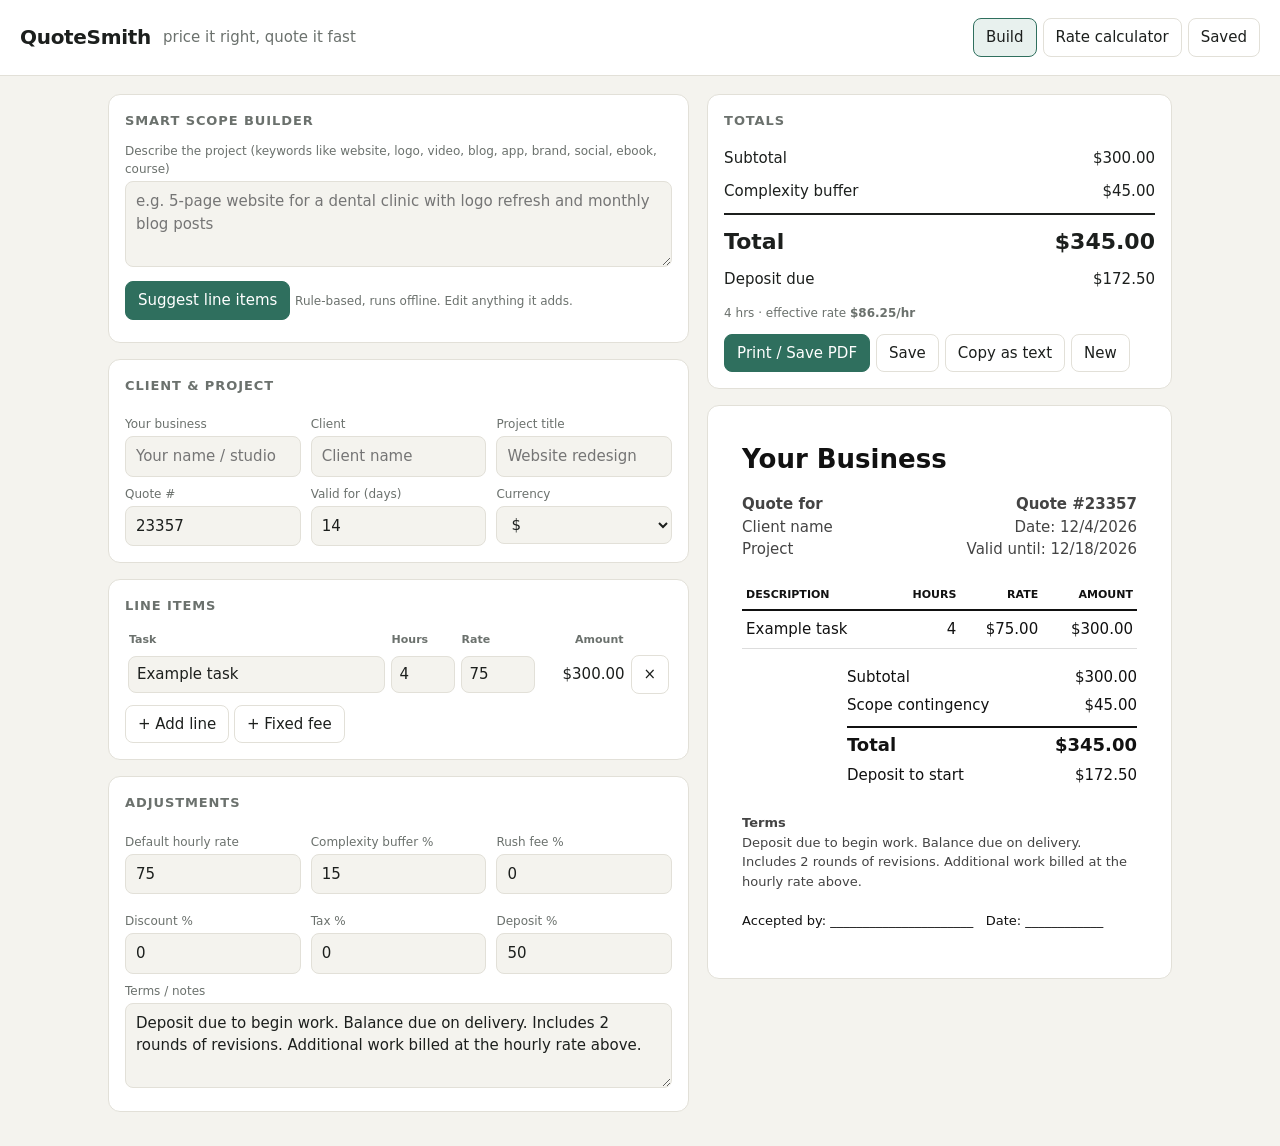
<file: out/micro_app/product/quotesmith.html>
<!doctype html>
<html lang="en"><head><meta charset="utf-8"><meta name="viewport" content="width=device-width,initial-scale=1">
<title>QuoteSmith</title>
<style>
:root{--bg:#f4f3ee;--card:#fff;--fg:#1c1f1d;--mute:#6b716d;--line:#e2e0d8;--acc:#2f6f5e;--acc2:#e8f1ee;--warn:#b45309}
@media(prefers-color-scheme:dark){:root{--bg:#141614;--card:#1d201e;--fg:#ecece6;--mute:#9aa09b;--line:#33372f;--acc:#5fb59d;--acc2:#1f2d29;--warn:#e0a458}}
*{box-sizing:border-box}body{margin:0;background:var(--bg);color:var(--fg);font:15px/1.5 system-ui,-apple-system,"Segoe UI",sans-serif}
header{padding:18px 20px;display:flex;align-items:center;gap:12px;border-bottom:1px solid var(--line);background:var(--card)}
header b{font-size:20px;letter-spacing:-.3px}header span{color:var(--mute)}
.tabs{margin-left:auto;display:flex;gap:6px}button,.btn{font:inherit;border:1px solid var(--line);background:var(--card);color:var(--fg);padding:7px 12px;border-radius:8px;cursor:pointer}
button.pri{background:var(--acc);color:#fff;border-color:var(--acc)}button.on{background:var(--acc2);border-color:var(--acc)}button:hover{filter:brightness(.97)}
main{max-width:1100px;margin:0 auto;padding:18px;display:grid;grid-template-columns:1.25fr 1fr;gap:18px}
@media(max-width:860px){main{grid-template-columns:1fr}}
.card{background:var(--card);border:1px solid var(--line);border-radius:12px;padding:16px;margin-bottom:16px}
h2{font-size:13px;text-transform:uppercase;letter-spacing:.07em;color:var(--mute);margin:0 0 12px}
label{display:block;font-size:12px;color:var(--mute);margin:8px 0 3px}
input,select,textarea{width:100%;font:inherit;padding:8px 10px;border:1px solid var(--line);border-radius:8px;background:var(--bg);color:var(--fg)}
.row{display:grid;grid-template-columns:repeat(auto-fit,minmax(130px,1fr));gap:10px}
table{width:100%;border-collapse:collapse}th{font-size:11px;text-align:left;color:var(--mute);padding:4px}td{padding:3px}
td input{padding:6px 8px}.num{text-align:right}
.tot{display:flex;justify-content:space-between;padding:5px 0}.tot.big{font-size:22px;font-weight:700;border-top:2px solid var(--fg);margin-top:6px;padding-top:10px}
.hint{font-size:12px;color:var(--mute)}.tag{display:inline-block;background:var(--acc2);color:var(--acc);padding:2px 8px;border-radius:99px;font-size:12px;margin:2px}
.warn{color:var(--warn)}.hide{display:none}
#quote{background:#fff;color:#111;padding:34px;border-radius:12px;border:1px solid var(--line)}
#quote h1{margin:0;font-size:26px}#quote .meta{display:flex;justify-content:space-between;margin:14px 0 20px;color:#444}
#quote table th{border-bottom:2px solid #111;color:#111;font-size:11px;text-transform:uppercase;padding:6px 4px}#quote td{border-bottom:1px solid #ddd;padding:7px 4px}
#quote .sum{margin-left:auto;width:290px;margin-top:14px}#quote .sum div{display:flex;justify-content:space-between;padding:3px 0}
#quote .grand{font-weight:700;font-size:18px;border-top:2px solid #111;margin-top:6px;padding-top:8px}
@media print{header,.noprint,.left{display:none!important}body{background:#fff}main{display:block;padding:0}.card{border:0;padding:0}#quote{border:0;padding:0}}
</style></head><body>
<header><b>QuoteSmith</b><span>price it right, quote it fast</span>
<div class="tabs noprint"><button id="t1" class="on" onclick="tab(1)">Build</button><button id="t2" onclick="tab(2)">Rate calculator</button><button id="t3" onclick="tab(3)">Saved</button></div></header>
<main>
<section class="left" id="left">
 <div id="p1">
  <div class="card"><h2>Smart scope builder</h2>
   <label>Describe the project (keywords like website, logo, video, blog, app, brand, social, ebook, course)</label>
   <textarea id="desc" rows="3" placeholder="e.g. 5-page website for a dental clinic with logo refresh and monthly blog posts"></textarea>
   <div style="margin-top:8px"><button class="pri" onclick="suggest()">Suggest line items</button> <span class="hint">Rule-based, runs offline. Edit anything it adds.</span></div>
   <div id="sugs" class="hint" style="margin-top:6px"></div></div>
  <div class="card"><h2>Client &amp; project</h2><div class="row">
   <div><label>Your business</label><input id="me" placeholder="Your name / studio"></div>
   <div><label>Client</label><input id="client" placeholder="Client name"></div>
   <div><label>Project title</label><input id="title" placeholder="Website redesign"></div></div>
   <div class="row"><div><label>Quote #</label><input id="qno"></div><div><label>Valid for (days)</label><input id="valid" type="number" value="14"></div><div><label>Currency</label><select id="cur"><option>$</option><option>&euro;</option><option>&pound;</option><option>CA$</option><option>A$</option></select></div></div></div>
  <div class="card"><h2>Line items</h2>
   <table><thead><tr><th>Task</th><th style="width:70px">Hours</th><th style="width:80px">Rate</th><th style="width:90px" class="num">Amount</th><th style="width:30px"></th></tr></thead><tbody id="items"></tbody></table>
   <button style="margin-top:8px" onclick="addRow()">+ Add line</button> <button onclick="addFixed()">+ Fixed fee</button></div>
  <div class="card"><h2>Adjustments</h2><div class="row">
   <div><label>Default hourly rate</label><input id="rate" type="number" value="75" oninput="applyRate()"></div>
   <div><label>Complexity buffer %</label><input id="buf" type="number" value="15" oninput="calc()"></div>
   <div><label>Rush fee %</label><input id="rush" type="number" value="0" oninput="calc()"></div>
   <div><label>Discount %</label><input id="disc" type="number" value="0" oninput="calc()"></div>
   <div><label>Tax %</label><input id="tax" type="number" value="0" oninput="calc()"></div>
   <div><label>Deposit %</label><input id="dep" type="number" value="50" oninput="calc()"></div></div>
   <label>Terms / notes</label><textarea id="terms" rows="3">Deposit due to begin work. Balance due on delivery. Includes 2 rounds of revisions. Additional work billed at the hourly rate above.</textarea></div>
 </div>
 <div id="p2" class="hide">
  <div class="card"><h2>What should your hourly rate be?</h2><div class="row">
   <div><label>Target yearly take-home</label><input id="r_inc" type="number" value="60000" oninput="rate()"></div>
   <div><label>Yearly business expenses</label><input id="r_exp" type="number" value="6000" oninput="rate()"></div>
   <div><label>Tax rate %</label><input id="r_tax" type="number" value="25" oninput="rate()"></div>
   <div><label>Weeks off per year</label><input id="r_off" type="number" value="5" oninput="rate()"></div>
   <div><label>Work hours / week</label><input id="r_hrs" type="number" value="35" oninput="rate()"></div>
   <div><label>Billable % of hours</label><input id="r_bil" type="number" value="60" oninput="rate()"></div>
   <div><label>Profit cushion %</label><input id="r_pro" type="number" value="10" oninput="rate()"></div></div>
   <div id="rout" style="margin-top:14px"></div>
   <button class="pri" style="margin-top:10px" onclick="useRate()">Use this as my default rate</button></div>
 </div>
 <div id="p3" class="hide"><div class="card"><h2>Saved quotes</h2><div id="saved" class="hint">Nothing saved yet.</div></div></div>
</section>
<section>
 <div class="card noprint"><h2>Totals</h2><div id="tots"></div><div id="margin" class="hint" style="margin-top:8px"></div>
  <div style="margin-top:12px;display:flex;gap:6px;flex-wrap:wrap"><button class="pri" onclick="window.print()">Print / Save PDF</button><button onclick="save()">Save</button><button onclick="copyText()">Copy as text</button><button onclick="resetAll()">New</button></div></div>
 <div id="quote"></div>
</section></main>
<script>
const $=id=>document.getElementById(id);
const KB={website:[["Discovery & sitemap",4],["Design (per page x pages)",10],["Development & CMS setup",14],["Content upload & SEO basics",5],["Testing & launch",3]],
 logo:[["Brand discovery",2],["Logo concepts (3)",8],["Revisions & final files",4]],brand:[["Brand strategy workshop",4],["Visual identity system",12],["Brand guidelines document",6]],
 video:[["Pre-production & script",5],["Filming",8],["Editing & color",12],["Revisions & export",3]],blog:[["Topic research",2],["Writing (per post)",4],["Edit & publish",1]],
 social:[["Strategy & content pillars",4],["Content creation (monthly)",12],["Scheduling & reporting",4]],app:[["Requirements & wireframes",10],["UI design",16],["Development",40],["QA & release",8]],
 ebook:[["Outline & research",5],["Writing",20],["Layout & cover",8]],course:[["Curriculum design",8],["Lesson production",24],["Platform setup & QA",6]],
 copy:[["Research & messaging",3],["Copy draft",6],["Revision round",2]],seo:[["Audit",5],["On-page fixes",8],["Monthly reporting",3]]};
let rows=[],cur=()=>$('cur').value;
const fmt=n=>cur()+(Math.round(n*100)/100).toLocaleString(undefined,{minimumFractionDigits:2,maximumFractionDigits:2});
const load=()=>{try{return JSON.parse(localStorage.getItem('qs_saved')||'[]')}catch(e){return[]}};
function tab(n){[1,2,3].forEach(i=>{$('p'+i).classList.toggle('hide',i!=n);$('t'+i).classList.toggle('on',i==n)});if(n==3)renderSaved();if(n==2)rate()}
function addRow(t='',h=1,r=null,fixed=false,amt=0){rows.push({t,h,r:r??+$('rate').value,fixed,amt});draw()}
function addFixed(){addRow('Fixed fee item',1,0,true,0)}
function del(i){rows.splice(i,1);draw()}
function applyRate(){rows.forEach(r=>{if(!r.fixed&&!r.custom)r.r=+$('rate').value});draw()}
function draw(){$('items').innerHTML=rows.map((r,i)=>`<tr><td><input value="${esc(r.t)}" oninput="rows[${i}].t=this.value;calc(1)"></td>
 <td>${r.fixed?'<span class=hint>fixed</span>':`<input type=number step=0.5 value="${r.h}" oninput="rows[${i}].h=+this.value;calc(1)">`}</td>
 <td>${r.fixed?'':`<input type=number value="${r.r}" oninput="rows[${i}].r=+this.value;rows[${i}].custom=1;calc(1)">`}</td>
 <td class=num>${r.fixed?`<input type=number value="${r.amt}" oninput="rows[${i}].amt=+this.value;calc(1)" style="text-align:right">`:fmt(r.h*r.r)}</td>
 <td><button onclick="del(${i})" title="Remove">&times;</button></td></tr>`).join('');calc()}
function esc(s){return String(s).replace(/&/g,'&amp;').replace(/"/g,'&quot;').replace(/</g,'&lt;')}
function totals(){const sub=rows.reduce((a,r)=>a+(r.fixed?+r.amt:r.h*r.r),0),hrs=rows.reduce((a,r)=>a+(r.fixed?0:+r.h),0);
 const buf=sub*(+$('buf').value/100),rush=(sub+buf)*(+$('rush').value/100),disc=(sub+buf+rush)*(+$('disc').value/100);
 const net=sub+buf+rush-disc,tax=net*(+$('tax').value/100),total=net+tax,dep=total*(+$('dep').value/100);return{sub,hrs,buf,rush,disc,net,tax,total,dep}}
function calc(keep){const t=totals();
 $('tots').innerHTML=[['Subtotal',t.sub],['Complexity buffer',t.buf],['Rush fee',t.rush],['Discount',-t.disc],['Tax',t.tax]].filter(x=>x[1]).map(x=>`<div class=tot><span>${x[0]}</span><span>${fmt(x[1])}</span></div>`).join('')+`<div class="tot big"><span>Total</span><span>${fmt(t.total)}</span></div><div class=tot><span>Deposit due</span><span>${fmt(t.dep)}</span></div>`;
 const eff=t.hrs?t.net/t.hrs:0;$('margin').innerHTML=t.hrs?`${t.hrs} hrs &middot; effective rate <b>${fmt(eff)}/hr</b> `+(eff<(+$('rate').value)*0.9?'<span class=warn>(below your default rate: raise the buffer or scope)</span>':''):'';
 if(!keep||true)quote(t)}
function quote(t){const d=new Date(),v=new Date(Date.now()+86400000*(+$('valid').value||14));
 $('quote').innerHTML=`<h1>${esc($('me').value||'Your Business')}</h1><div class=meta><div><b>Quote for</b><br>${esc($('client').value||'Client name')}<br>${esc($('title').value||'Project')}</div><div style="text-align:right"><b>Quote #${esc($('qno').value||'001')}</b><br>Date: ${d.toLocaleDateString()}<br>Valid until: ${v.toLocaleDateString()}</div></div>
 <table><thead><tr><th>Description</th><th class=num>Hours</th><th class=num>Rate</th><th class=num>Amount</th></tr></thead><tbody>${rows.map(r=>`<tr><td>${esc(r.t)}</td><td class=num>${r.fixed?'':r.h}</td><td class=num>${r.fixed?'':fmt(r.r)}</td><td class=num>${fmt(r.fixed?r.amt:r.h*r.r)}</td></tr>`).join('')}</tbody></table>
 <div class=sum><div><span>Subtotal</span><span>${fmt(t.sub)}</span></div>${t.buf?`<div><span>Scope contingency</span><span>${fmt(t.buf)}</span></div>`:''}${t.rush?`<div><span>Rush fee</span><span>${fmt(t.rush)}</span></div>`:''}${t.disc?`<div><span>Discount</span><span>-${fmt(t.disc)}</span></div>`:''}${t.tax?`<div><span>Tax</span><span>${fmt(t.tax)}</span></div>`:''}<div class=grand><span>Total</span><span>${fmt(t.total)}</span></div><div><span>Deposit to start</span><span>${fmt(t.dep)}</span></div></div>
 <p style="margin-top:24px;font-size:13px;color:#444"><b>Terms</b><br>${esc($('terms').value).replace(/\n/g,'<br>')}</p><p style="margin-top:20px;font-size:13px">Accepted by: ______________________ &nbsp; Date: ____________</p>`}
function suggest(){const q=$('desc').value.toLowerCase();let hit=[];
 for(const k in KB)if(q.includes(k)||(k=='website'&&/site|landing|shop|store/.test(q))||(k=='app'&&/software|tool|platform/.test(q))||(k=='copy'&&/copy|sales page|email/.test(q)))hit.push(k);
 if(!hit.length){$('sugs').innerHTML='No keywords matched. Try: website, logo, brand, video, blog, social, app, ebook, course, copy, seo.';return}
 if(rows.length==1&&rows[0].t=='Example task')rows=[];
 const m=q.match(/(\d+)[- ]?page/);const pages=m?+m[1]:1;
 hit.forEach(k=>KB[k].forEach(([t,h])=>{let hh=h;if(k=='website'&&t.startsWith('Design'))hh=Math.min(60,2.5*pages+4);if(k=='website'&&t.startsWith('Development'))hh=Math.min(80,2.5*pages+8);addRow(t.replace(' (per page x pages)',pages>1?` (${pages} pages)`:''),hh)}));
 $('sugs').innerHTML='Added: '+hit.map(k=>`<span class=tag>${k}</span>`).join('')+' Hours are typical mid-level estimates. Adjust to your pace.'}
function rate(){const g=id=>+$(id).value;const wk=52-g('r_off'),bill=wk*g('r_hrs')*g('r_bil')/100;const gross=(g('r_inc')/(1-g('r_tax')/100)+g('r_exp'))*(1+g('r_pro')/100);const hr=gross/bill;
 window._rate=hr;$('rout').innerHTML=`<div class=tot><span>Billable hours / year</span><span>${Math.round(bill)}</span></div><div class=tot><span>Revenue needed</span><span>${fmt(gross)}</span></div><div class="tot big"><span>Minimum hourly rate</span><span>${fmt(hr)}</span></div>
 <div class=hint style="margin-top:8px">Day rate: ${fmt(hr*7)} &middot; Half-day: ${fmt(hr*3.5)} &middot; Project rate for a 40-hr job: ${fmt(hr*40*1.15)} (incl. 15% buffer)</div>`}
function useRate(){$('rate').value=Math.ceil(window._rate);applyRate();tab(1)}
function save(){const s=load(),id=$('qno').value||('Q'+(s.length+1));
 const rec={id,date:new Date().toISOString(),state:{rows,f:['me','client','title','qno','valid','cur','rate','buf','rush','disc','tax','dep','terms'].reduce((o,k)=>(o[k]=$(k).value,o),{})}};
 const i=s.findIndex(x=>x.id==id);i>=0?s[i]=rec:s.push(rec);try{localStorage.setItem('qs_saved',JSON.stringify(s))}catch(e){alert('Could not save in this browser.')}tab(3)}
function renderSaved(){const s=load();$('saved').innerHTML=s.length?s.map((x,i)=>`<div class=tot><span>${esc(x.id)} &middot; ${esc(x.state.f.client||'')} &middot; ${esc(x.state.f.title||'')}<br><span class=hint>${new Date(x.date).toLocaleString()}</span></span><span><button onclick="openQ(${i})">Open</button> <button onclick="delQ(${i})">Delete</button></span></div>`).join(''):'Nothing saved yet.'}
function openQ(i){const x=load()[i];rows=x.state.rows;for(const k in x.state.f)$(k).value=x.state.f[k];tab(1);draw()}
function delQ(i){const s=load();s.splice(i,1);try{localStorage.setItem('qs_saved',JSON.stringify(s))}catch(e){}renderSaved()}
function copyText(){const t=totals();const s=`${$('me').value||'Your Business'} - Quote #${$('qno').value||'001'}\nClient: ${$('client').value}\nProject: ${$('title').value}\n\n`+rows.map(r=>`- ${r.t}: ${r.fixed?fmt(r.amt):r.h+'h x '+fmt(r.r)+' = '+fmt(r.h*r.r)}`).join('\n')+`\n\nTotal: ${fmt(t.total)}\nDeposit: ${fmt(t.dep)}\n\n${$('terms').value}`;
 (navigator.clipboard?navigator.clipboard.writeText(s):Promise.reject()).then(()=>alert('Copied')).catch(()=>prompt('Copy:',s))}
function resetAll(){rows=[];['client','title','desc'].forEach(k=>$(k).value='');$('qno').value='';addRow('',1)}
document.querySelectorAll('input,select,textarea').forEach(e=>e.addEventListener('input',()=>{if(rows.length)calc()}));
$('qno').value=String(Math.floor(Date.now()/1000)).slice(-5);addRow('Example task',4);rate();
</script></body></html>
</file>
<file: city-ui/styles.css>
:root{
  --bg:#0a0e1c;
  --glass:rgba(14,19,38,.80);
  --glass-2:rgba(20,27,52,.72);
  --stroke:rgba(255,255,255,.10);
  --ink:#e8ecff;
  --muted:#93a0c8;
  --gold:#f4c95d;
  --accent:#6ea8fe;
  --green:#3ddc97;
  --radius:16px;
  --font: ui-sans-serif, system-ui, -apple-system, "Segoe UI", Roboto, Inter, sans-serif;
}
*{box-sizing:border-box}
html,body{height:100%}
body{
  margin:0; background:radial-gradient(1200px 800px at 50% -10%, #16203f 0%, #0a0e1c 60%);
  color:var(--ink); font-family:var(--font); overflow:hidden;
  -webkit-font-smoothing:antialiased;
}
#app{position:fixed; inset:0}
canvas#city{position:absolute; inset:0; width:100%; height:100%; display:block; cursor:default}
.vignette{
  position:absolute; inset:0; pointer-events:none;
  background:radial-gradient(120% 90% at 50% 45%, transparent 45%, rgba(4,6,14,.55) 100%);
}

/* ---------- HUD ---------- */
.hud{
  position:absolute; left:0; right:0; display:flex; align-items:center; gap:16px;
  padding:16px 18px; pointer-events:none; z-index:5;
  padding-top:max(16px, env(safe-area-inset-top));
}
.hud.top{top:0; justify-content:space-between; align-items:flex-start}
.hud.bottom{bottom:0; justify-content:flex-start; padding-bottom:max(16px, env(safe-area-inset-bottom))}
.hud .btn,.hud .stat,.hud .brand,.hud .hint{pointer-events:auto}

.brand{display:flex; align-items:center; gap:12px; background:var(--glass); border:1px solid var(--stroke);
  padding:10px 14px; border-radius:var(--radius); backdrop-filter:blur(10px); box-shadow:0 10px 30px rgba(0,0,0,.35)}
.brand-mark{font-size:26px; line-height:1; filter:drop-shadow(0 2px 6px rgba(244,201,93,.5))}
.brand-text h1{margin:0; font-size:17px; letter-spacing:.4px}
.brand-text p{margin:2px 0 0; font-size:12px; color:var(--muted)}

.stats{display:flex; gap:10px; flex-wrap:wrap; justify-content:flex-end}
.stat{background:var(--glass); border:1px solid var(--stroke); border-radius:12px; padding:8px 14px;
  backdrop-filter:blur(10px); min-width:104px; display:flex; flex-direction:column; gap:2px}
.stat .k{font-size:10px; text-transform:uppercase; letter-spacing:.9px; color:var(--muted)}
.stat .v{font-size:16px; font-weight:700; font-variant-numeric:tabular-nums}
.stat .v.flash{animation:flash .8s ease}
@keyframes flash{0%{color:var(--gold); transform:scale(1.15)}100%{color:inherit; transform:scale(1)}}

/* ---------- Buttons ---------- */
.btn{
  border:1px solid var(--stroke); background:var(--glass-2); color:var(--ink);
  padding:11px 16px; border-radius:12px; font-size:13px; font-weight:600; cursor:pointer;
  backdrop-filter:blur(10px); transition:transform .12s ease, background .2s ease, border-color .2s;
  font-family:var(--font);
}
.btn:hover{background:rgba(40,52,95,.85); border-color:rgba(255,255,255,.22); transform:translateY(-1px)}
.btn:active{transform:translateY(0)}
.btn.primary{background:linear-gradient(180deg,#f4c95d,#e0a92f); color:#241a00; border-color:#f6d47a;
  box-shadow:0 8px 24px rgba(244,201,93,.28)}
.btn.primary:hover{background:linear-gradient(180deg,#ffd977,#eeb63a)}
.btn[disabled]{opacity:.55; cursor:default; transform:none}
.hint{font-size:12px; color:var(--muted); align-self:center}

/* ---------- Event log ---------- */
.log{
  position:absolute; left:18px; bottom:78px; width:min(420px, 46vw); z-index:6;
  display:flex; flex-direction:column; gap:6px; pointer-events:none;
}
.log .line{
  background:rgba(10,15,32,.78); border:1px solid var(--stroke); border-left-width:3px;
  padding:8px 12px; border-radius:10px; font-size:12.5px; backdrop-filter:blur(8px);
  animation:slidein .28s ease both; color:#dbe3ff;
}
.log .line b{color:var(--gold); font-weight:700}
.log .line.ok{border-left-color:var(--green)}
.log .line.work{border-left-color:var(--accent)}
@keyframes slidein{from{opacity:0; transform:translateY(8px)}to{opacity:1; transform:none}}

/* ---------- Inspector panel ---------- */
.panel{
  position:absolute; top:0; right:0; height:100%; width:min(360px, 88vw); z-index:8;
  background:linear-gradient(180deg, rgba(17,23,46,.96), rgba(11,15,30,.96));
  border-left:1px solid var(--stroke); backdrop-filter:blur(16px);
  padding:70px 24px 24px; transform:translateX(105%); transition:transform .32s cubic-bezier(.22,.9,.3,1);
  box-shadow:-24px 0 60px rgba(0,0,0,.45); overflow-y:auto;
}
.panel.open{transform:none}
.panel-close{position:absolute; top:18px; right:18px; width:34px; height:34px; border-radius:9px;
  border:1px solid var(--stroke); background:rgba(255,255,255,.06); color:var(--ink); cursor:pointer; font-size:14px}
.panel-close:hover{background:rgba(255,255,255,.14)}
.panel-icon{font-size:40px; margin-bottom:10px; filter:drop-shadow(0 4px 14px rgba(0,0,0,.5))}
.panel h2{margin:0; font-size:22px}
.panel-role{display:inline-block; margin-top:6px; font-size:11px; text-transform:uppercase; letter-spacing:1px;
  color:#0d1224; background:var(--gold); padding:4px 9px; border-radius:999px; font-weight:700}
.panel-desc{color:#c3cdf0; font-size:13.5px; line-height:1.6; margin:16px 0}
.panel-meta{margin:0; border-top:1px solid var(--stroke); padding-top:14px}
.panel-meta>div{display:flex; gap:10px; padding:7px 0; font-size:13px}
.panel-meta dt{color:var(--muted); flex:0 0 76px; margin:0; font-size:11px; text-transform:uppercase; letter-spacing:.6px; padding-top:2px}
.panel-meta dd{margin:0; color:#e6ecff}

@media (max-width:720px){
  .stats .stat{min-width:88px; padding:7px 10px}
  .stat .v{font-size:14px}
  .brand-text p{display:none}
  .log{width:min(340px,88vw); bottom:86px}
  .hud.bottom{flex-wrap:wrap; gap:10px}
}

/* ---------- live/demo badge ---------- */
.badge{
  font-size:10px; letter-spacing:.7px; text-transform:uppercase; font-weight:800;
  padding:5px 9px; border-radius:999px; border:1px solid var(--stroke);
  white-space:nowrap; align-self:flex-start; margin-top:2px;
}
.badge.on{color:#07160f; background:var(--green); border-color:rgba(61,220,151,.65);
  box-shadow:0 0 0 3px rgba(61,220,151,.12)}
.badge.off{color:var(--muted); background:rgba(255,255,255,.05)}
a.btn{text-decoration:none; display:inline-flex; align-items:center; gap:7px}
a.btn:visited{color:#241a00}
/* an anchor's display would otherwise beat the [hidden] UA rule */
#store[hidden]{display:none}
</file>
